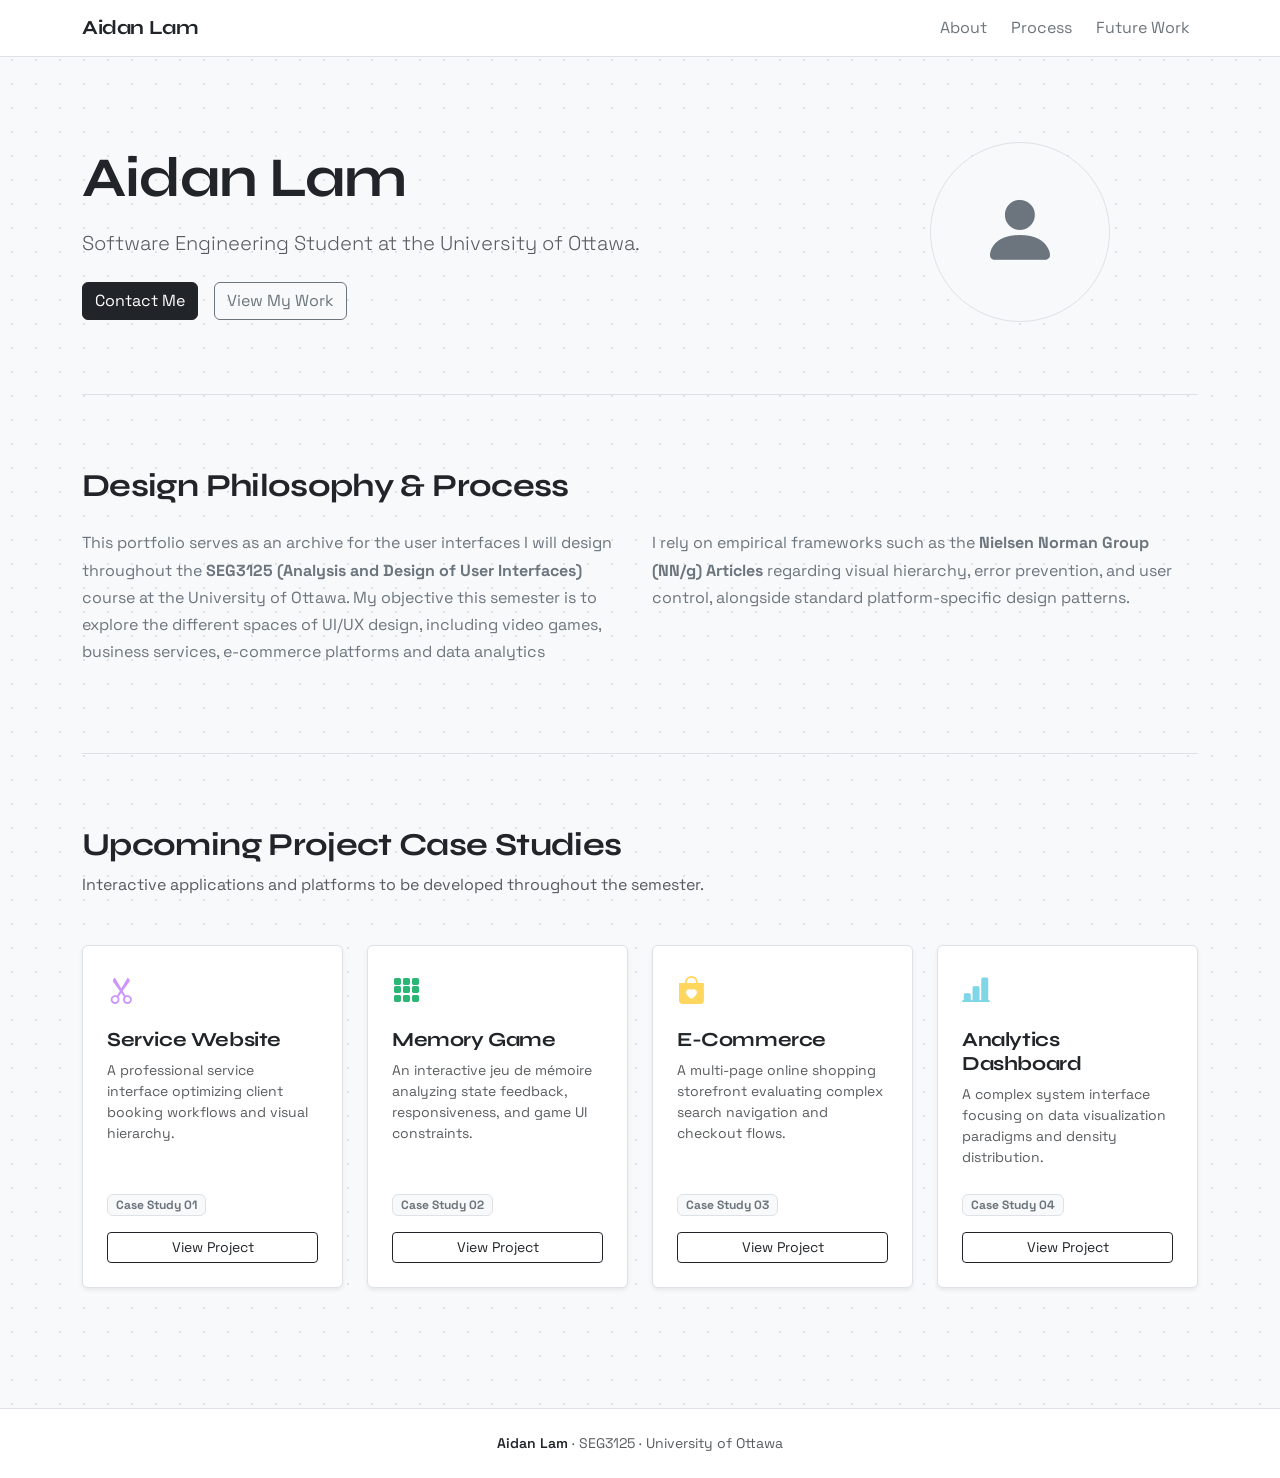
<file: index.html>
<!DOCTYPE html>
<html lang="en">
<head>
  <meta charset="UTF-8" />
  <meta name="viewport" content="width=device-width, initial-scale=1.0" />
  <title>Aidan Lam - Portfolio</title>
  <link href="https://cdn.jsdelivr.net/npm/bootstrap@5.3.3/dist/css/bootstrap.min.css" rel="stylesheet" />
  <link href="https://cdn.jsdelivr.net/npm/bootstrap-icons@1.11.3/font/bootstrap-icons.min.css" rel="stylesheet" />
  
  <link rel="preconnect" href="https://fonts.googleapis.com">
  <link rel="preconnect" href="https://fonts.gstatic.com" crossorigin>
  <link href="https://fonts.googleapis.com/css2?family=Space+Grotesk:wght@300..700&family=Syne:wght@700;800&display=swap" rel="stylesheet">

  <link href="css/style.css" rel="stylesheet" />
</head>
<body>

  <nav class="navbar navbar-expand-lg navbar-light bg-white border-bottom fixed-top">
    <div class="container">
      <a class="navbar-brand fw-bold text-dark" href="#about">Aidan Lam</a>
      <button class="navbar-toggler" type="button" data-bs-toggle="collapse" data-bs-target="#navbarNav"
        aria-controls="navbarNav" aria-expanded="false" aria-label="Toggle navigation">
        <span class="navbar-toggler-icon"></span>
      </button>
      <div class="collapse navbar-collapse justify-content-end" id="navbarNav">
        <ul class="navbar-nav gap-2">
          <li class="nav-item"><a class="nav-link text-secondary" href="#about">About</a></li>
          <li class="nav-item"><a class="nav-link text-secondary" href="#process">Process</a></li>
          <li class="nav-item"><a class="nav-link text-secondary" href="#designs">Future Work</a></li>
        </ul>
      </div>
    </div>
  </nav>

  <main class="container style-main">

    <section id="about" class="py-5 border-bottom">
      <div class="row align-items-center py-4">
        <div class="col-md-8">
          <h1 class="display-4 fw-bold text-dark mb-3">Aidan Lam</h1>
          <p class="lead text-muted mb-4">
            Software Engineering Student at the University of Ottawa.
          </p>
          <div class="d-flex gap-3">
            <a href="mailto:aidanlam02@gmail.com" class="btn btn-dark">Contact Me</a>
            <a href="#designs" class="btn btn-outline-secondary">View My Work</a>
          </div>
        </div>
        <div class="col-md-4 text-center d-none d-md-block">
          <div class="bg-light border rounded-circle d-inline-flex align-items-center justify-content-center" style="width: 180px; height: 180px;">
            <i class="bi bi-person-fill text-secondary display-1"></i>
          </div>
        </div>
      </div>
    </section>

    <section id="process" class="py-5 border-bottom">
      <div class="py-4">
        <h2 class="fw-bold text-dark mb-4">Design Philosophy & Process</h2>
        <div class="row g-4">
          <div class="col-md-6">
            <p class="text-secondary leading-relaxed">
              This portfolio serves as an archive for the user interfaces I will design throughout the <strong>SEG3125 (Analysis and Design of User Interfaces)</strong> course at the University of Ottawa. My objective this semester is to explore the different spaces of UI/UX design, including video games, business services, e-commerce platforms and data analytics
            </p>
          </div>
          <div class="col-md-6">
            <p class="text-secondary leading-relaxed">
              I rely on empirical frameworks such as the <strong>Nielsen Norman Group (NN/g) Articles</strong> regarding visual hierarchy, error prevention, and user control, alongside standard platform-specific design patterns.
            </p>
          </div>
        </div>
      </div>
    </section>

    <section id="designs" class="py-5">
      <div class="py-4">
        <h2 class="fw-bold text-dark mb-2">Upcoming Project Case Studies</h2>
        <p class="text-muted mb-5">Interactive applications and platforms to be developed throughout the semester.</p>
        
        <div class="row g-4">
          
          <div class="col-md-6 col-lg-3">
            <div class="card h-100 border bg-white shadow-sm">
              <div class="card-body d-flex flex-column justify-content-between p-4">
                <div>
                  <div class="icon-service mb-3"><i class="bi bi-scissors fs-3"></i></div>
                  <h4 class="card-title fw-bold text-dark fs-5">Service Website</h4>
                  <p class="card-text text-muted small mt-2">
                    A professional service interface optimizing client booking workflows and visual hierarchy.
                  </p>
                </div>
                <div class="mt-4">
                  <span class="badge bg-light text-secondary border mb-3">Case Study 01</span>
                  <a href="design1.html" class="btn btn-sm btn-outline-dark d-block">View Project</a>
                </div>
              </div>
            </div>
          </div>

          <div class="col-md-6 col-lg-3">
            <div class="card h-100 border bg-white shadow-sm">
              <div class="card-body d-flex flex-column justify-content-between p-4">
                <div>
                  <div class="icon-game mb-3"><i class="bi bi-grid-3x3-gap-fill fs-3"></i></div>
                  <h4 class="card-title fw-bold text-dark fs-5">Memory Game</h4>
                  <p class="card-text text-muted small mt-2">
                    An interactive jeu de mémoire analyzing state feedback, responsiveness, and game UI constraints.
                  </p>
                </div>
                <div class="mt-4">
                  <span class="badge bg-light text-secondary border mb-3">Case Study 02</span>
                  <a href="design2.html" class="btn btn-sm btn-outline-dark d-block">View Project</a>
                </div>
              </div>
            </div>
          </div>

          <div class="col-md-6 col-lg-3">
            <div class="card h-100 border bg-white shadow-sm">
              <div class="card-body d-flex flex-column justify-content-between p-4">
                <div>
                  <div class="icon-ecommerce mb-3"><i class="bi bi-bag-heart-fill fs-3"></i></div>
                  <h4 class="card-title fw-bold text-dark fs-5">E-Commerce</h4>
                  <p class="card-text text-muted small mt-2">
                    A multi-page online shopping storefront evaluating complex search navigation and checkout flows.
                  </p>
                </div>
                <div class="mt-4">
                  <span class="badge bg-light text-secondary border mb-3">Case Study 03</span>
                  <a href="design3.html" class="btn btn-sm btn-outline-dark d-block">View Project</a>
                </div>
              </div>
            </div>
          </div>

          <div class="col-md-6 col-lg-3">
            <div class="card h-100 border bg-white shadow-sm">
              <div class="card-body d-flex flex-column justify-content-between p-4">
                <div>
                  <div class="icon-analytics mb-3"><i class="bi bi-bar-chart-line-fill fs-3"></i></div>
                  <h4 class="card-title fw-bold text-dark fs-5">Analytics Dashboard</h4>
                  <p class="card-text text-muted small mt-2">
                    A complex system interface focusing on data visualization paradigms and density distribution.
                  </p>
                </div>
                <div class="mt-4">
                  <span class="badge bg-light text-secondary border mb-3">Case Study 04</span>
                  <a href="design4.html" class="btn btn-sm btn-outline-dark d-block">View Project</a>
                </div>
              </div>
            </div>
          </div>

        </div>
      </div>
    </section>

  </main>

  <footer class="bg-white border-top py-4 mt-5">
  <div class="container d-flex justify-content-center align-items-center text-muted small">
    <div class="text-center">
      <span class="fw-semibold text-dark">Aidan Lam</span> · SEG3125 · University of Ottawa
    </div>
  </div>
</footer>

  <script src="https://cdn.jsdelivr.net/npm/bootstrap@5.3.3/dist/js/bootstrap.bundle.min.js"></script>
</body>
</html>
</file>
<file: css/style.css>
body {
  font-family: 'Space Grotesk', sans-serif;
  padding-top: 70px;

  background-color: #f8f9fa; /* Base light mode background tint */
  background-image: radial-gradient(#dee2e6 1px, transparent 1.5px);
  background-size: 24px 24px;
}

h1, h2, h3, h4, h5, h6, .navbar-brand {
  font-family: 'Syne', sans-serif;
  letter-spacing: -0.02em;
}

.style-main {
  max-width: 1140px;
}

.card {
  transition: transform 0.2s ease, box-shadow 0.2s ease;
}

.card:hover {
  transform: translateY(-3px);
  box-shadow: 0 8px 24px rgba(0,0,0,0.08) !important;
}

.leading-relaxed {
  line-height: 1.7;
}

.icon-service {
  color: #cb95fd;
}

.icon-game {
  color: #2cb675;
}

.icon-ecommerce {
  color: #ffd75e;
}

.icon-analytics {
  color: #7ed6e7;
}

/* Optimization for 1440p displays and above */
@media (min-width: 1400px) {
  .style-main {
    max-width: 1600px;
  }

  body {
    font-size: 1.1rem;
  }

  .display-4 {
    font-size: 4.5rem;
  }
}
</file>
